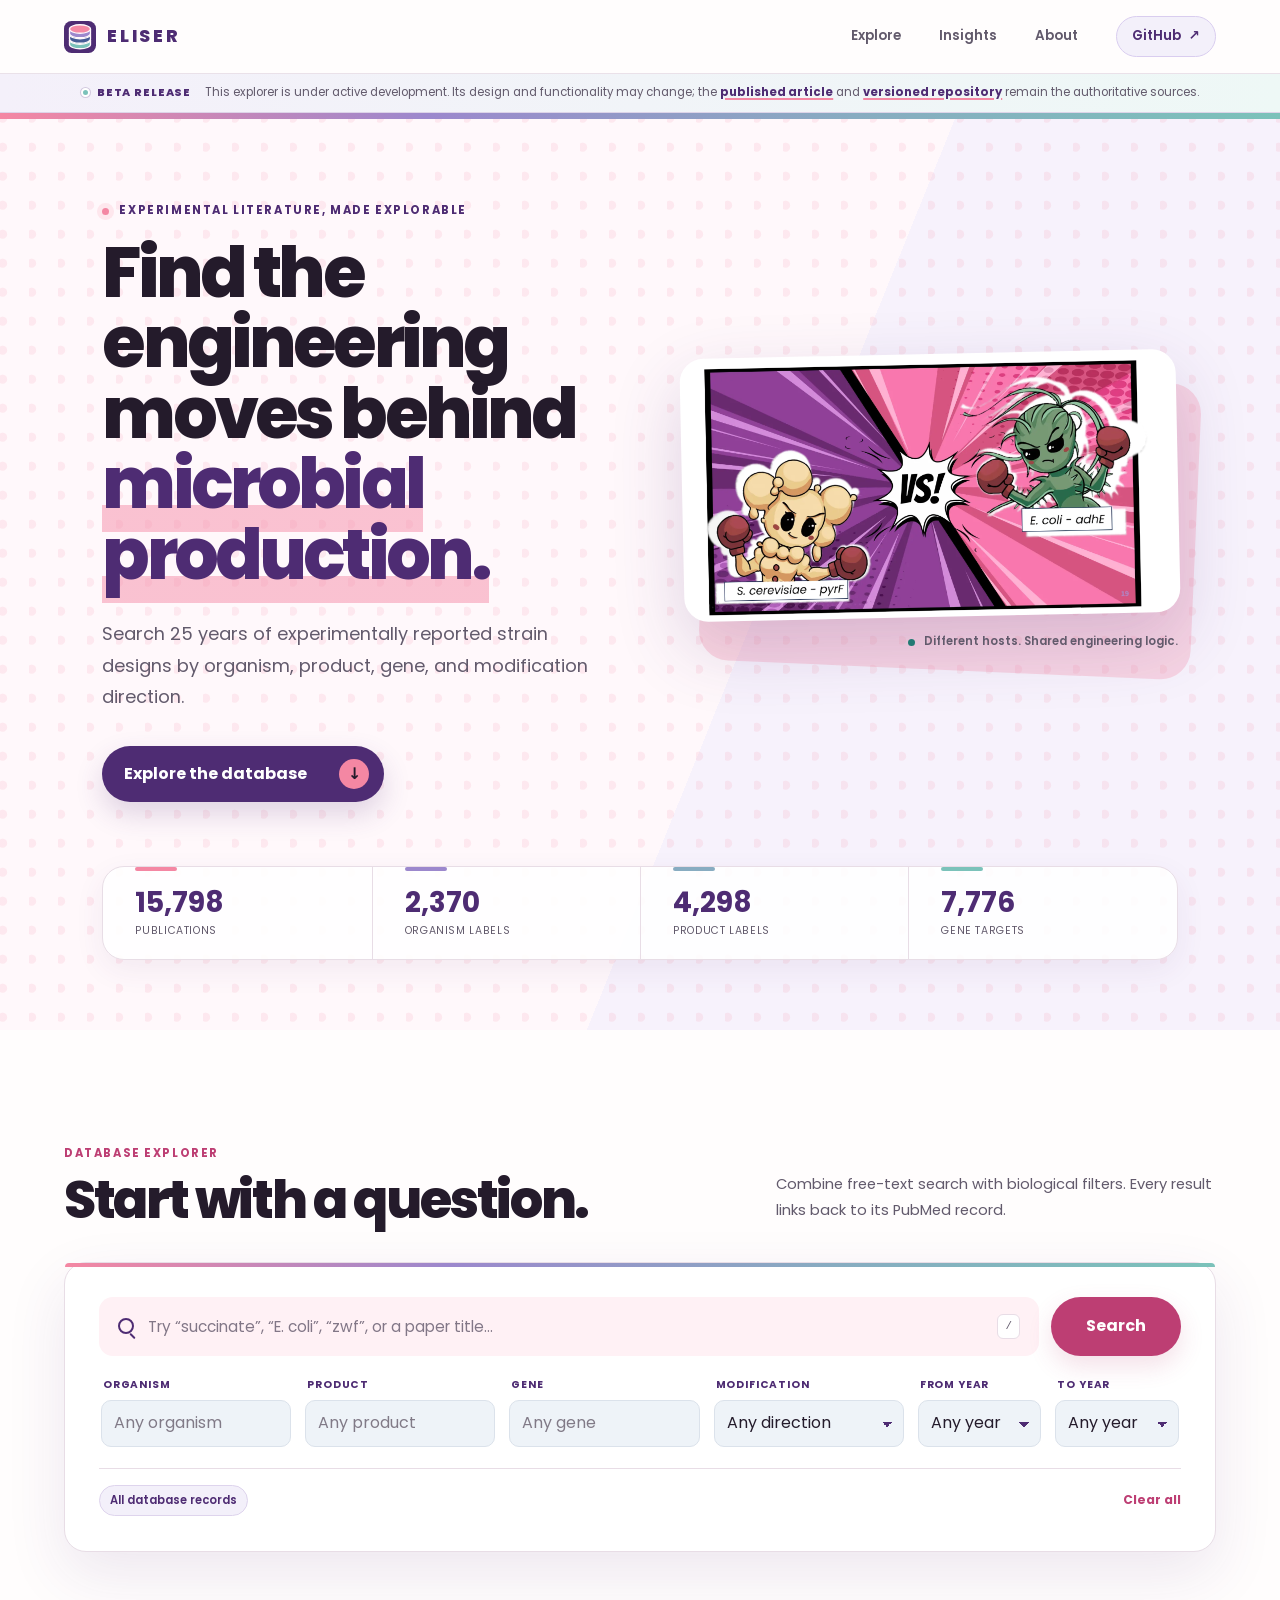
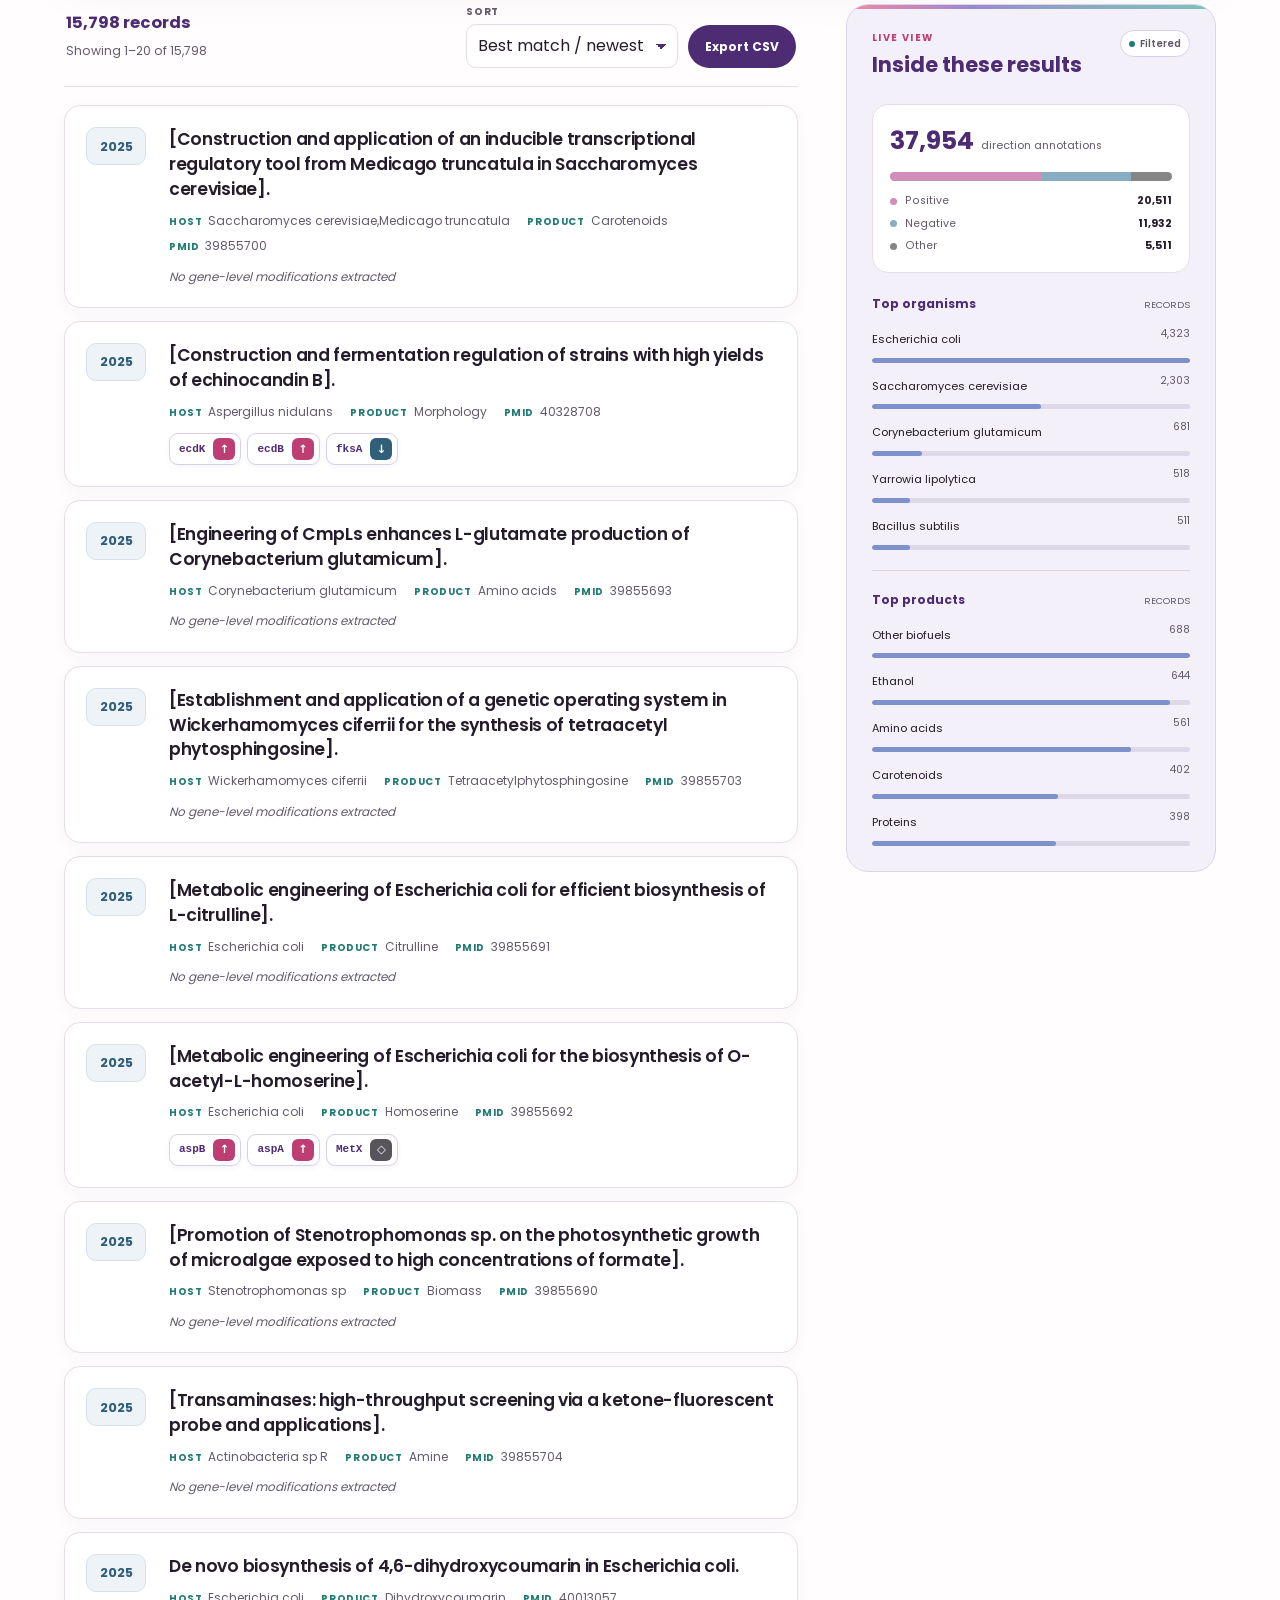
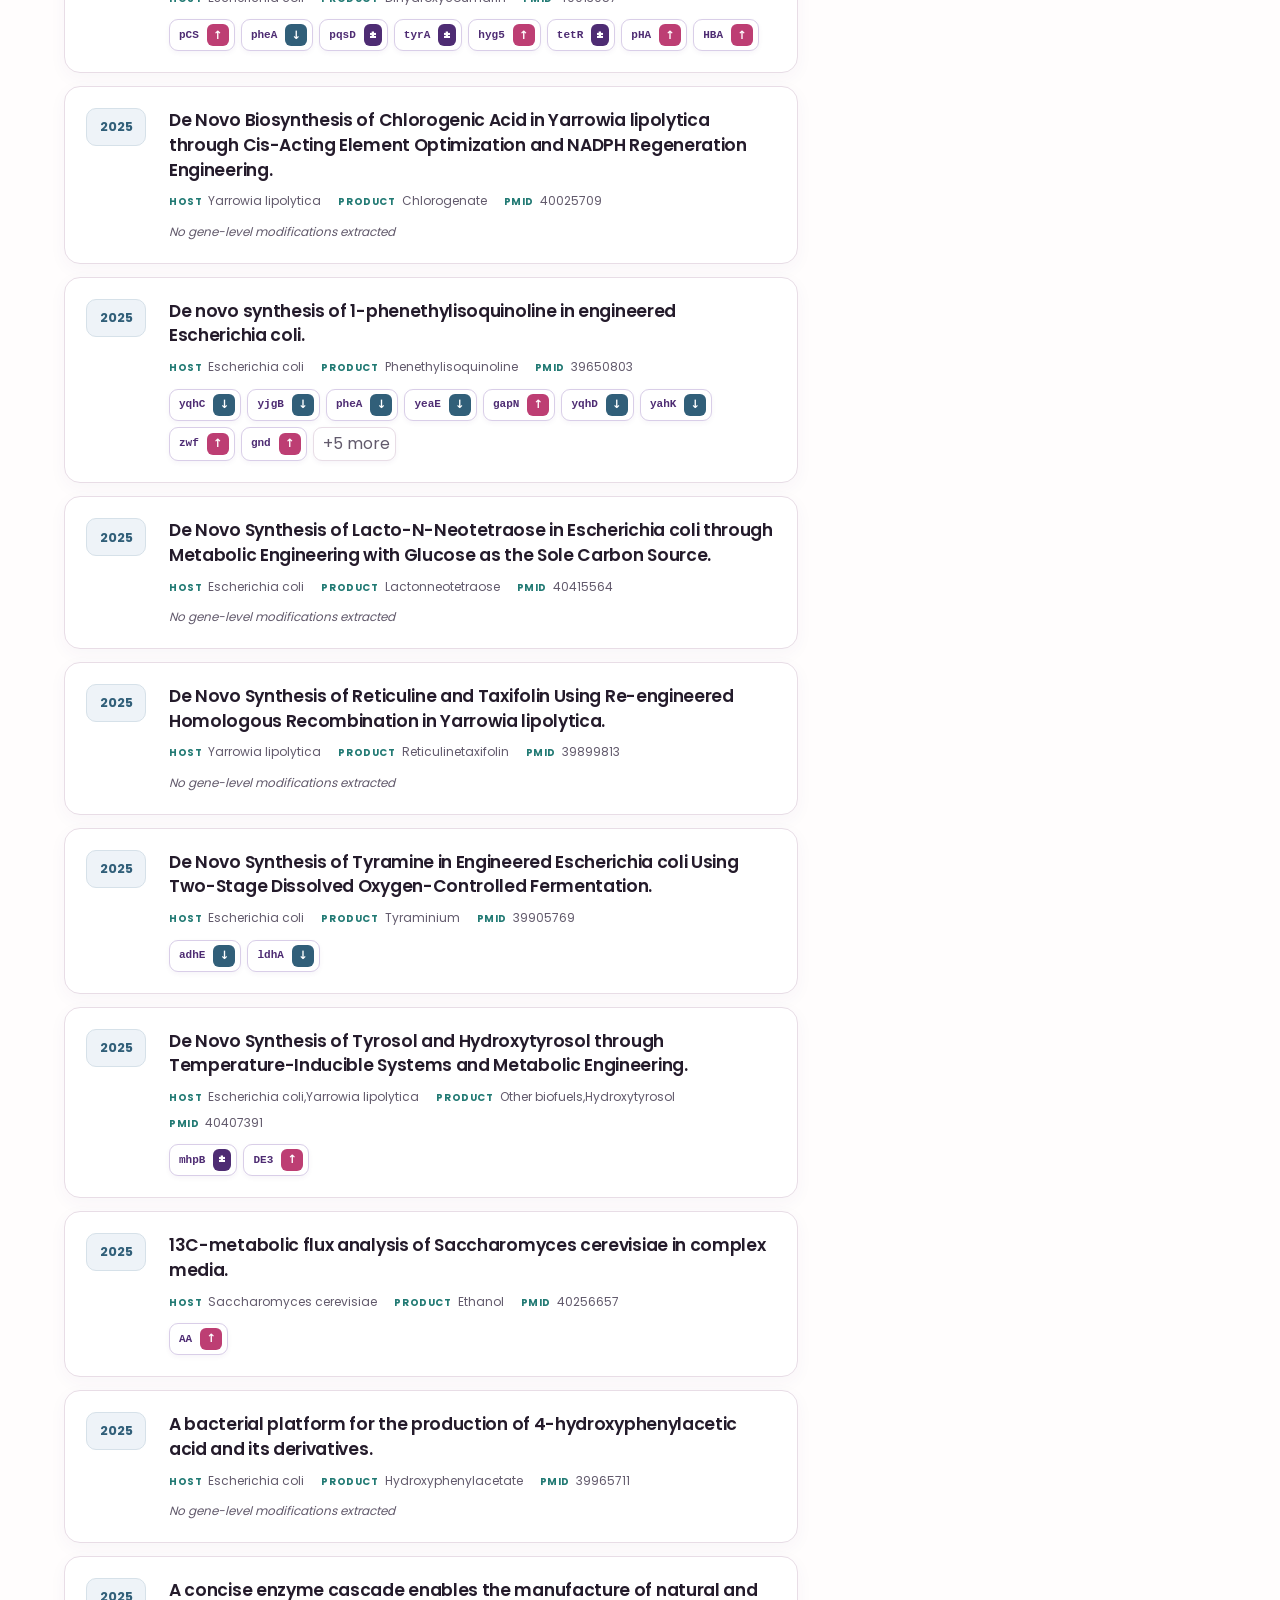
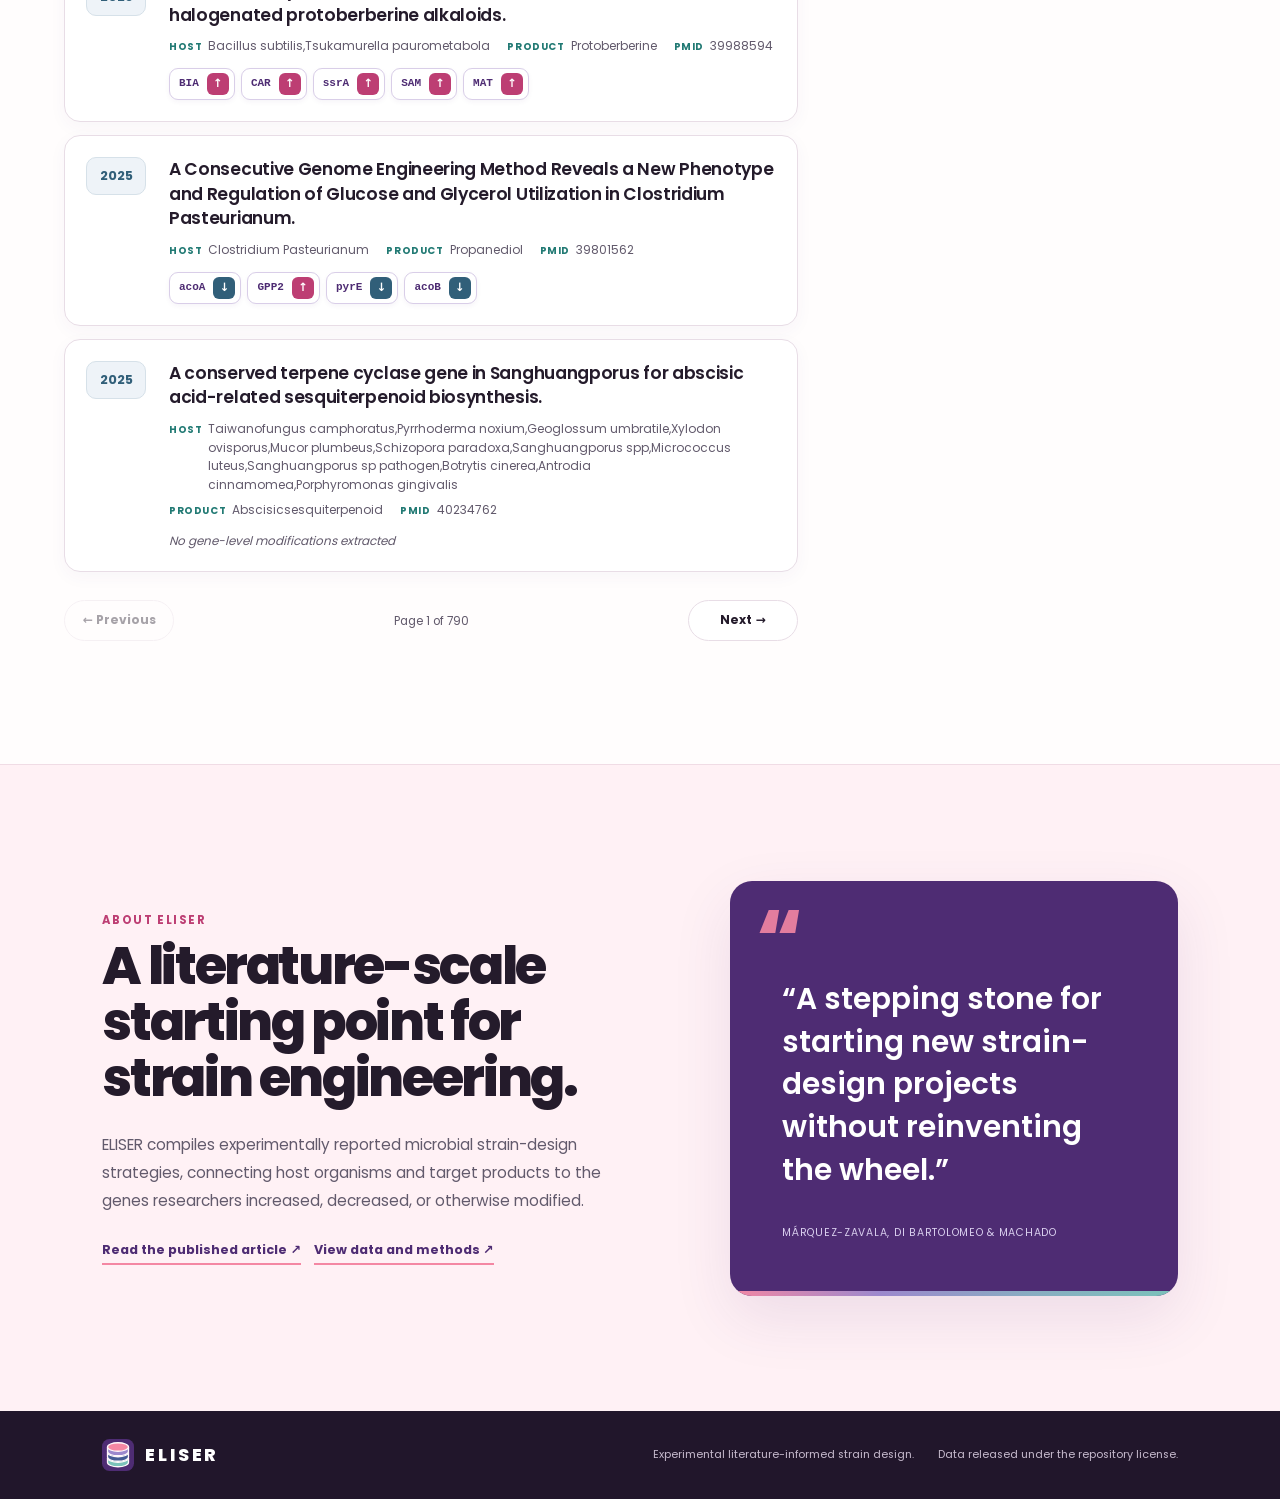
<file: docs/index.html>
<!doctype html>
<html lang="en">
  <head>
    <meta charset="utf-8" />
    <meta name="viewport" content="width=device-width, initial-scale=1" />
    <meta
      name="description"
      content="Explore ELISER, a database of more than 15,000 microbial strain-design publications, including hosts, products, genes, and modification directions."
    />
    <meta name="theme-color" content="#fff8fb" />
    <meta property="og:type" content="website" />
    <meta property="og:url" content="https://emarquezz.github.io/ELISER-StrainDesignDB/" />
    <meta property="og:title" content="ELISER Strain Design Explorer" />
    <meta
      property="og:description"
      content="15,798 microbial strain-design publications, made explorable."
    />
    <meta
      property="og:image"
      content="https://emarquezz.github.io/ELISER-StrainDesignDB/og.png"
    />
    <meta property="og:image:width" content="1200" />
    <meta property="og:image:height" content="630" />
    <meta
      property="og:image:alt"
      content="ELISER Strain Design Explorer with illustrated microbial hosts"
    />
    <meta name="twitter:card" content="summary_large_image" />
    <meta name="twitter:title" content="ELISER Strain Design Explorer" />
    <meta
      name="twitter:description"
      content="15,798 microbial strain-design publications, made explorable."
    />
    <meta
      name="twitter:image"
      content="https://emarquezz.github.io/ELISER-StrainDesignDB/og.png"
    />
    <title>ELISER · Strain Design Explorer</title>
    <link rel="icon" href="./favicon.svg" type="image/svg+xml" />
    <link rel="stylesheet" href="./styles.css" />
    <script defer src="./app.js"></script>
  </head>
  <body>
    <a class="skip-link" href="#results">Skip to results</a>

    <header class="site-header">
      <a class="brand" href="#top" aria-label="ELISER home">
        <img class="brand-mark" src="./favicon.svg" alt="" width="32" height="32" />
        <span>ELISER</span>
      </a>
      <nav aria-label="Main navigation">
        <a href="#explore">Explore</a>
        <a href="#insights">Insights</a>
        <a href="#about">About</a>
        <a
          class="nav-github"
          href="https://github.com/emarquezz/ELISER-StrainDesignDB"
          target="_blank"
          rel="noopener noreferrer"
        >
          GitHub
          <span aria-hidden="true">↗</span>
          <span class="sr-only"> (opens in a new tab)</span>
        </a>
      </nav>
    </header>

    <aside class="status-banner" aria-label="Development status">
      <span class="status-label"><i aria-hidden="true"></i> Beta release</span>
      <p>
        This explorer is under active development. Its design and functionality may change;
        the
        <a
          href="https://www.sciencedirect.com/science/article/pii/S1096717626000510"
          target="_blank"
          rel="noopener noreferrer"
        >published article<span class="sr-only"> (opens in a new tab)</span></a>
        and
        <a
          href="https://github.com/emarquezz/ELISER-StrainDesignDB"
          target="_blank"
          rel="noopener noreferrer"
        >versioned repository<span class="sr-only"> (opens in a new tab)</span></a>
        remain the authoritative sources.
      </p>
    </aside>

    <main id="top">
      <section class="hero" aria-labelledby="hero-title">
        <div class="hero-copy">
          <p class="eyebrow"><span></span> Experimental literature, made explorable</p>
          <h1 id="hero-title">
            Find the engineering moves behind <span>microbial production.</span>
          </h1>
          <p class="hero-lede">
            Search 25 years of experimentally reported strain designs by organism,
            product, gene, and modification direction.
          </p>
          <a class="primary-button" href="#explore">
            Explore the database
            <span aria-hidden="true">↓</span>
          </a>
        </div>

        <figure class="hero-art">
          <div class="art-frame">
            <img
              src="./assets/eliser-versus.webp"
              alt="Illustration of Saccharomyces cerevisiae and Escherichia coli as competing microbial cell factories"
              width="1800"
              height="934"
            />
          </div>
          <figcaption>
            <span aria-hidden="true"></span>
            Different hosts. Shared engineering logic.
          </figcaption>
        </figure>

        <div class="hero-stats" aria-label="Database summary">
          <div>
            <strong id="hero-record-count">15,798</strong>
            <span>publications</span>
          </div>
          <div>
            <strong id="hero-organism-count">2,370</strong>
            <span>organism labels</span>
          </div>
          <div>
            <strong id="hero-product-count">4,298</strong>
            <span>product labels</span>
          </div>
          <div>
            <strong id="hero-gene-count">7,776</strong>
            <span>gene targets</span>
          </div>
        </div>
      </section>

      <section class="explorer-section" id="explore" aria-labelledby="explore-title">
        <div class="section-heading">
          <div>
            <p class="section-kicker">Database explorer</p>
            <h2 id="explore-title">Start with a question.</h2>
          </div>
          <p>
            Combine free-text search with biological filters. Every result links
            back to its PubMed record.
          </p>
        </div>

        <form class="search-panel" id="search-form" role="search">
          <div class="search-row">
            <label class="search-field" for="search-input">
              <span class="search-icon" aria-hidden="true"></span>
              <span class="sr-only">Search the database</span>
              <input
                id="search-input"
                type="search"
                autocomplete="off"
                placeholder="Try “succinate”, “E. coli”, “zwf”, or a paper title…"
              />
              <kbd aria-hidden="true">/</kbd>
            </label>
            <button class="search-button" id="search-button" type="submit">Search</button>
          </div>

          <fieldset class="filters">
            <legend class="sr-only">Database filters</legend>
            <label>
              <span>Organism</span>
              <input id="organism-filter" type="text" placeholder="Any organism" list="organism-suggestions" />
              <datalist id="organism-suggestions"></datalist>
            </label>
            <label>
              <span>Product</span>
              <input id="product-filter" type="text" placeholder="Any product" list="product-suggestions" />
              <datalist id="product-suggestions"></datalist>
            </label>
            <label>
              <span>Gene</span>
              <input id="gene-filter" type="text" placeholder="Any gene" list="gene-suggestions" />
              <datalist id="gene-suggestions"></datalist>
            </label>
            <label>
              <span>Modification</span>
              <select id="direction-filter">
                <option value="">Any direction</option>
                <option value="Positive">Positive / increased</option>
                <option value="Negative">Negative / decreased</option>
                <option value="Other">Other modification</option>
              </select>
            </label>
            <label>
              <span>From year</span>
              <select id="year-from-filter" aria-label="From year"></select>
            </label>
            <label>
              <span>To year</span>
              <select id="year-to-filter" aria-label="To year"></select>
            </label>
          </fieldset>

          <div class="filter-actions">
            <div id="active-filters" class="active-filters"></div>
            <button id="clear-filters" class="text-button" type="button">Clear all</button>
          </div>
        </form>

        <div class="results-layout">
          <div class="results-main">
            <div class="results-toolbar">
              <div>
                <p id="result-count" role="status" aria-live="polite" tabindex="-1">Loading the database…</p>
                <span id="result-context">Preparing records for search</span>
              </div>
              <div class="toolbar-actions">
                <label class="sort-control">
                  <span>Sort</span>
                  <select id="sort-select">
                    <option value="relevance">Best match / newest</option>
                    <option value="year-desc">Newest first</option>
                    <option value="year-asc">Oldest first</option>
                    <option value="title">Title A–Z</option>
                  </select>
                </label>
                <button id="export-button" class="secondary-button" type="button" disabled>
                  Export CSV
                </button>
              </div>
            </div>

            <div id="loading-state" class="state-card">
              <span class="loader" aria-hidden="true"></span>
              <div>
                <strong>Opening ELISER</strong>
                <p>Loading the searchable dataset into your browser…</p>
              </div>
            </div>

            <div id="error-state" class="state-card error-state" hidden>
              <span aria-hidden="true">!</span>
              <div>
                <strong>The database could not be loaded</strong>
                <p>Serve this folder through GitHub Pages or a local web server and try again.</p>
              </div>
            </div>

            <div id="results" class="results-list" tabindex="-1"></div>

            <nav id="pagination" class="pagination" aria-label="Search result pages" hidden>
              <button id="previous-page" type="button">← Previous</button>
              <span id="page-status"></span>
              <button id="next-page" type="button">Next →</button>
            </nav>
          </div>

          <aside class="insights-panel" id="insights" aria-labelledby="insights-title">
            <div class="insights-heading">
              <div>
                <p class="section-kicker">Live view</p>
                <h3 id="insights-title">Inside these results</h3>
              </div>
              <span class="live-pill"><i></i> Filtered</span>
            </div>

            <div class="direction-summary" id="direction-summary">
              <div class="summary-number">
                <strong id="modification-count">—</strong>
                <span>direction annotations</span>
              </div>
              <div class="direction-bar" aria-label="Modification direction distribution">
                <span class="direction-positive" id="positive-bar"></span>
                <span class="direction-negative" id="negative-bar"></span>
                <span class="direction-other" id="other-bar"></span>
              </div>
              <div class="direction-legend">
                <span><i class="positive-dot"></i>Positive <b id="positive-count">—</b></span>
                <span><i class="negative-dot"></i>Negative <b id="negative-count">—</b></span>
                <span><i class="other-dot"></i>Other <b id="other-count">—</b></span>
              </div>
            </div>

            <div class="ranking-block">
              <div class="ranking-title">
                <h4>Top organisms</h4>
                <span>records</span>
              </div>
              <ol id="top-organisms" class="ranking-list"></ol>
            </div>

            <div class="ranking-block">
              <div class="ranking-title">
                <h4>Top products</h4>
                <span>records</span>
              </div>
              <ol id="top-products" class="ranking-list"></ol>
            </div>
          </aside>
        </div>
      </section>

      <section class="about-section" id="about" aria-labelledby="about-title">
        <div class="about-card">
          <p class="section-kicker">About ELISER</p>
          <h2 id="about-title">A literature-scale starting point for strain engineering.</h2>
          <p>
            ELISER compiles experimentally reported microbial strain-design strategies,
            connecting host organisms and target products to the genes researchers
            increased, decreased, or otherwise modified.
          </p>
          <div class="about-links">
            <a href="https://www.sciencedirect.com/science/article/pii/S1096717626000510" target="_blank" rel="noopener noreferrer">
              Read the published article <span aria-hidden="true">↗</span>
              <span class="sr-only"> (opens in a new tab)</span>
            </a>
            <a href="https://github.com/emarquezz/ELISER-StrainDesignDB" target="_blank" rel="noopener noreferrer">
              View data and methods <span aria-hidden="true">↗</span>
              <span class="sr-only"> (opens in a new tab)</span>
            </a>
          </div>
        </div>
        <blockquote>
          <p>“A stepping stone for starting new strain-design projects without reinventing the wheel.”</p>
          <cite>Márquez-Zavala, Di Bartolomeo &amp; Machado</cite>
        </blockquote>
      </section>
    </main>

    <footer>
      <a class="brand footer-brand" href="#top">
        <img class="brand-mark" src="./favicon.svg" alt="" width="32" height="32" />
        <span>ELISER</span>
      </a>
      <p>Experimental literature-informed strain design.</p>
      <p>Data released under the repository license.</p>
    </footer>
  </body>
</html>
</file>
<file: docs/styles.css>
@font-face {
  font-display: swap;
  font-family: "Poppins";
  font-style: normal;
  font-weight: 400;
  src: url("./assets/fonts/poppins-400.ttf") format("truetype");
}

@font-face {
  font-display: swap;
  font-family: "Poppins";
  font-style: normal;
  font-weight: 500;
  src: url("./assets/fonts/poppins-500.ttf") format("truetype");
}

@font-face {
  font-display: swap;
  font-family: "Poppins";
  font-style: normal;
  font-weight: 600;
  src: url("./assets/fonts/poppins-600.ttf") format("truetype");
}

@font-face {
  font-display: swap;
  font-family: "Poppins";
  font-style: normal;
  font-weight: 700;
  src: url("./assets/fonts/poppins-700.ttf") format("truetype");
}

@font-face {
  font-display: swap;
  font-family: "Poppins";
  font-style: normal;
  font-weight: 800;
  src: url("./assets/fonts/poppins-800.ttf") format("truetype");
}

:root {
  --ink: #241b2b;
  --ink-soft: #625a6c;
  --brand: #4e2c73;
  --brand-soft: #715da8;
  --pink: #f487a3;
  --pink-dark: #bd3e73;
  --pink-wash: #fff1f5;
  --blue: #455c95;
  --blue-dark: #315f79;
  --blue-wash: #eef3f8;
  --teal: #227a74;
  --mint: #7bc2ba;
  --lavender: #9c88cd;
  --lavender-wash: #f3f0fa;
  --gold: #eaca8d;
  --paper: #fffdfd;
  --surface: #ffffff;
  --line: #e8dde6;
  --positive: #9b356e;
  --positive-bg: #fbeaf2;
  --negative: #315f79;
  --negative-bg: #eaf3f7;
  --other: #57545b;
  --other-bg: #f0eef1;
  --shadow: 0 22px 60px rgba(78, 44, 115, 0.1);
  --shadow-soft: 0 10px 30px rgba(78, 44, 115, 0.07);
  --radius-lg: 22px;
  --radius-md: 16px;
  --radius-sm: 11px;
}

* {
  box-sizing: border-box;
}

html {
  scroll-behavior: smooth;
  scroll-padding-top: 94px;
}

body {
  background: var(--paper);
  color: var(--ink);
  font-family: "Poppins", "Avenir Next", ui-rounded, system-ui, sans-serif;
  line-height: 1.55;
  margin: 0;
  -webkit-font-smoothing: antialiased;
}

button,
input,
select {
  color: inherit;
  font: inherit;
}

button,
a,
select {
  -webkit-tap-highlight-color: transparent;
}

a {
  color: inherit;
}

button {
  cursor: pointer;
}

[hidden] {
  display: none !important;
}

:where(a, button, input, select):focus-visible {
  outline: 3px solid var(--blue);
  outline-offset: 3px;
}

.sr-only {
  clip: rect(0 0 0 0);
  clip-path: inset(50%);
  height: 1px;
  overflow: hidden;
  position: absolute;
  white-space: nowrap;
  width: 1px;
}

.skip-link {
  background: var(--pink);
  border-radius: 0 0 10px 10px;
  color: var(--ink);
  font-size: 0.82rem;
  font-weight: 700;
  left: 18px;
  padding: 10px 16px;
  position: fixed;
  top: -64px;
  z-index: 100;
}

.skip-link:focus {
  top: 0;
}

.site-header {
  align-items: center;
  backdrop-filter: blur(18px);
  background: rgba(255, 253, 253, 0.92);
  border-bottom: 1px solid rgba(232, 221, 230, 0.88);
  display: flex;
  height: 74px;
  justify-content: space-between;
  padding: 0 clamp(22px, 5vw, 76px);
  position: sticky;
  top: 0;
  z-index: 20;
}

.brand {
  align-items: center;
  color: var(--brand);
  display: inline-flex;
  font-size: 1.1rem;
  font-weight: 800;
  gap: 11px;
  letter-spacing: 0.16em;
  text-decoration: none;
}

.brand-mark {
  display: block;
  flex: 0 0 auto;
  height: 32px;
  width: 32px;
}

.status-banner {
  align-items: center;
  background: linear-gradient(90deg, #f4f0fa, #eef8f6);
  border-bottom: 1px solid #ddd4e8;
  color: var(--ink-soft);
  display: flex;
  gap: 14px;
  justify-content: center;
  padding: 10px clamp(22px, 5vw, 76px);
}

.status-label {
  align-items: center;
  color: var(--brand);
  display: inline-flex;
  flex: 0 0 auto;
  font-size: 0.68rem;
  font-weight: 800;
  gap: 7px;
  letter-spacing: 0.08em;
  text-transform: uppercase;
}

.status-label i {
  background: var(--mint);
  border: 2px solid white;
  border-radius: 50%;
  box-shadow: 0 0 0 1px rgba(78, 44, 115, 0.2);
  height: 9px;
  width: 9px;
}

.status-banner p {
  font-size: 0.72rem;
  margin: 0;
}

.status-banner a {
  color: var(--brand);
  font-weight: 700;
  text-decoration-color: var(--pink);
  text-decoration-thickness: 2px;
  text-underline-offset: 2px;
}

.status-banner a:hover,
.status-banner a:focus-visible {
  color: var(--pink-dark);
}

.site-header nav {
  align-items: center;
  display: flex;
  gap: clamp(18px, 3vw, 38px);
}

.site-header nav a {
  color: var(--ink-soft);
  font-size: 0.84rem;
  font-weight: 600;
  position: relative;
  text-decoration: none;
}

.site-header nav a:not(.nav-github)::after {
  background: var(--pink-dark);
  border-radius: 99px;
  bottom: -7px;
  content: "";
  height: 3px;
  left: 0;
  position: absolute;
  transform: scaleX(0);
  transform-origin: left;
  transition: transform 150ms ease;
  width: 100%;
}

.site-header nav a:not(.nav-github):hover::after,
.site-header nav a:not(.nav-github):focus-visible::after {
  transform: scaleX(1);
}

.site-header nav .nav-github {
  align-items: center;
  background: var(--lavender-wash);
  border: 1px solid #d9cdef;
  border-radius: 99px;
  color: var(--brand);
  display: inline-flex;
  gap: 8px;
  padding: 9px 15px;
}

.site-header nav .nav-github:hover {
  background: #ebe4f7;
}

.hero {
  background:
    radial-gradient(circle at 9% 18%, rgba(244, 135, 163, 0.14) 0 4px, transparent 5px) 0 0 / 29px 29px,
    linear-gradient(112deg, #fff8fb 0 58%, #f7f2fc 58% 100%);
  display: grid;
  gap: clamp(34px, 5vw, 78px);
  grid-template-columns: minmax(0, 1.02fr) minmax(390px, 0.98fr);
  overflow: hidden;
  padding: clamp(64px, 7vw, 96px) clamp(24px, 8vw, 120px) clamp(42px, 6vw, 70px);
  position: relative;
}

.hero::before {
  background: linear-gradient(90deg, var(--pink), var(--lavender), #88acc1, var(--mint));
  content: "";
  height: 6px;
  inset: 0 0 auto;
  position: absolute;
}

.hero-copy {
  align-self: center;
  max-width: 760px;
  position: relative;
  z-index: 2;
}

.eyebrow,
.section-kicker {
  font-size: 0.71rem;
  font-weight: 700;
  letter-spacing: 0.14em;
  margin: 0 0 18px;
  text-transform: uppercase;
}

.eyebrow {
  align-items: center;
  color: var(--brand);
  display: flex;
  gap: 10px;
}

.eyebrow > span {
  background: var(--pink);
  border-radius: 99px;
  box-shadow: 0 0 0 5px rgba(244, 135, 163, 0.15);
  height: 7px;
  width: 7px;
}

.hero h1 {
  color: var(--ink);
  font-size: clamp(3rem, 5.45vw, 5.35rem);
  font-weight: 800;
  letter-spacing: -0.055em;
  line-height: 1.01;
  margin: 0;
}

.hero h1 > span {
  background: linear-gradient(transparent 72%, rgba(244, 135, 163, 0.48) 72%);
  color: var(--brand);
}

.hero-lede {
  color: var(--ink-soft);
  font-size: clamp(0.98rem, 1.4vw, 1.13rem);
  line-height: 1.75;
  margin: 28px 0 34px;
  max-width: 630px;
}

.primary-button,
.secondary-button,
.search-button {
  align-items: center;
  border: 0;
  border-radius: 99px;
  display: inline-flex;
  font-weight: 700;
  justify-content: center;
  text-decoration: none;
  transition: transform 150ms ease, box-shadow 150ms ease, background 150ms ease;
}

.primary-button {
  background: var(--brand);
  box-shadow: 0 12px 28px rgba(78, 44, 115, 0.18);
  color: white;
  gap: 32px;
  padding: 13px 15px 13px 22px;
}

.primary-button > span {
  align-items: center;
  background: var(--pink);
  border-radius: 50%;
  color: var(--ink);
  display: inline-flex;
  height: 30px;
  justify-content: center;
  width: 30px;
}

.primary-button:hover,
.primary-button:focus-visible {
  box-shadow: 0 16px 34px rgba(78, 44, 115, 0.24);
  transform: translateY(-2px);
}

.hero-art {
  align-self: center;
  justify-self: center;
  margin: 0;
  max-width: 680px;
  position: relative;
  width: 100%;
  z-index: 2;
}

.hero-art::before {
  background: var(--pink);
  border-radius: 30px;
  content: "";
  inset: 20px -18px -18px 22px;
  opacity: 0.28;
  position: absolute;
  transform: rotate(2.5deg);
}

.art-frame {
  background: white;
  border: 6px solid white;
  border-radius: 24px;
  box-shadow: 0 26px 70px rgba(78, 44, 115, 0.19);
  overflow: hidden;
  position: relative;
  transform: rotate(-1.2deg);
}

.art-frame img {
  display: block;
  height: auto;
  width: 100%;
}

.hero-art figcaption {
  align-items: center;
  color: var(--ink-soft);
  display: flex;
  font-size: 0.72rem;
  font-weight: 600;
  gap: 9px;
  justify-content: flex-end;
  margin-top: 17px;
  position: relative;
}

.hero-art figcaption > span {
  background: var(--teal);
  border-radius: 50%;
  height: 7px;
  width: 7px;
}

.hero-stats {
  background: rgba(255, 255, 255, 0.9);
  border: 1px solid var(--line);
  border-radius: var(--radius-lg);
  box-shadow: var(--shadow-soft);
  display: grid;
  gap: 0;
  grid-column: 1 / -1;
  grid-template-columns: repeat(4, 1fr);
  overflow: hidden;
}

.hero-stats > div {
  display: flex;
  flex-direction: column;
  min-width: 0;
  padding: 19px clamp(17px, 2.5vw, 34px) 20px;
  position: relative;
}

.hero-stats > div + div {
  border-left: 1px solid var(--line);
}

.hero-stats > div::before {
  background: var(--pink);
  border-radius: 99px;
  content: "";
  height: 4px;
  left: clamp(17px, 2.5vw, 34px);
  position: absolute;
  top: 0;
  width: 42px;
}

.hero-stats > div:nth-child(2)::before { background: var(--lavender); }
.hero-stats > div:nth-child(3)::before { background: #88acc1; }
.hero-stats > div:nth-child(4)::before { background: var(--mint); }

.hero-stats strong {
  color: var(--brand);
  font-size: clamp(1.4rem, 2.2vw, 2rem);
  font-weight: 700;
  line-height: 1.15;
}

.hero-stats span {
  color: var(--ink-soft);
  font-size: 0.66rem;
  letter-spacing: 0.06em;
  margin-top: 4px;
  text-transform: uppercase;
}

.explorer-section {
  background: var(--paper);
  padding: clamp(72px, 9vw, 120px) clamp(18px, 5vw, 76px);
}

.section-heading {
  align-items: end;
  display: flex;
  gap: 60px;
  justify-content: space-between;
  margin: 0 auto 34px;
  max-width: 1400px;
}

.section-kicker {
  color: var(--pink-dark);
  margin-bottom: 9px;
}

.section-heading h2,
.about-card h2 {
  color: var(--ink);
  font-size: clamp(2.2rem, 4.1vw, 4rem);
  font-weight: 800;
  letter-spacing: -0.045em;
  line-height: 1.06;
  margin: 0;
}

.section-heading > p {
  color: var(--ink-soft);
  font-size: 0.92rem;
  line-height: 1.75;
  margin: 0 0 4px;
  max-width: 440px;
}

.search-panel {
  background: white;
  border: 1px solid var(--line);
  border-radius: var(--radius-lg);
  box-shadow: var(--shadow);
  color: var(--ink);
  margin: 0 auto 52px;
  max-width: 1400px;
  padding: clamp(20px, 3vw, 34px);
  position: relative;
}

.search-panel::before {
  background: linear-gradient(90deg, var(--pink), var(--lavender), #88acc1, var(--mint));
  border-radius: var(--radius-lg) var(--radius-lg) 0 0;
  content: "";
  height: 4px;
  inset: 0 0 auto;
  position: absolute;
}

.search-row {
  display: grid;
  gap: 12px;
  grid-template-columns: 1fr auto;
}

.search-field {
  align-items: center;
  background: var(--pink-wash);
  border: 2px solid transparent;
  border-radius: 14px;
  display: flex;
  gap: 14px;
  min-width: 0;
  padding: 0 17px;
}

.search-field:focus-within {
  border-color: var(--pink-dark);
  box-shadow: 0 0 0 4px rgba(189, 62, 115, 0.1);
}

.search-icon {
  border: 2px solid var(--brand);
  border-radius: 50%;
  flex: 0 0 auto;
  height: 16px;
  position: relative;
  width: 16px;
}

.search-icon::after {
  background: var(--brand);
  border-radius: 4px;
  bottom: -5px;
  content: "";
  height: 2px;
  position: absolute;
  right: -4px;
  transform: rotate(45deg);
  width: 7px;
}

.search-field input {
  background: transparent;
  border: 0;
  font-size: 0.96rem;
  min-width: 0;
  outline: 0;
  padding: 16px 0;
  width: 100%;
}

.search-field input::placeholder {
  color: #827787;
}

.search-field kbd {
  background: white;
  border: 1px solid var(--line);
  border-radius: 6px;
  color: var(--ink-soft);
  font-size: 0.68rem;
  padding: 3px 7px;
}

.search-button {
  background: var(--pink-dark);
  box-shadow: 0 10px 24px rgba(189, 62, 115, 0.16);
  color: white;
  min-width: 130px;
  padding: 0 25px;
}

.search-button:hover,
.search-button:focus-visible {
  background: #a83265;
  transform: translateY(-1px);
}

.filters {
  border: 0;
  display: grid;
  gap: 14px;
  grid-template-columns: repeat(4, minmax(0, 1fr)) repeat(2, minmax(110px, 0.65fr));
  margin-top: 21px;
  min-inline-size: 0;
  padding: 0;
}

.filters label {
  min-width: 0;
}

.filters label > span {
  color: var(--brand);
  display: block;
  font-size: 0.65rem;
  font-weight: 700;
  letter-spacing: 0.08em;
  margin: 0 0 7px 2px;
  text-transform: uppercase;
}

.filters input,
.filters select,
.sort-control select {
  appearance: none;
  background-color: var(--blue-wash);
  background-image:
    linear-gradient(45deg, transparent 50%, var(--brand) 50%),
    linear-gradient(135deg, var(--brand) 50%, transparent 50%);
  background-position: calc(100% - 16px) 52%, calc(100% - 11px) 52%;
  background-repeat: no-repeat;
  background-size: 5px 5px, 5px 5px;
  border: 1px solid #dbe2eb;
  border-radius: 10px;
  color: var(--ink);
  min-height: 44px;
  outline: 0;
  padding: 10px 32px 10px 12px;
  width: 100%;
}

.filters input {
  background-image: none;
  padding-right: 12px;
}

.filters input::placeholder {
  color: #817a87;
}

.filters input:focus,
.filters select:focus {
  border-color: var(--blue);
  box-shadow: 0 0 0 3px rgba(69, 92, 149, 0.11);
}

.filters select option {
  background: white;
  color: var(--ink);
}

.filter-actions {
  align-items: center;
  border-top: 1px solid var(--line);
  display: flex;
  gap: 16px;
  justify-content: space-between;
  margin-top: 21px;
  min-height: 36px;
  padding-top: 15px;
}

.active-filters {
  display: flex;
  flex-wrap: wrap;
  gap: 7px;
}

.filter-chip {
  align-items: center;
  background: var(--lavender-wash);
  border: 1px solid #ded4ed;
  border-radius: 99px;
  color: var(--brand);
  display: inline-flex;
  font-size: 0.71rem;
  font-weight: 600;
  gap: 8px;
  padding: 6px 10px;
}

.filter-chip button {
  align-items: center;
  background: transparent;
  border: 0;
  color: inherit;
  display: inline-flex;
  height: 24px;
  justify-content: center;
  line-height: 1;
  margin: -4px -6px -4px 0;
  padding: 0;
  width: 24px;
}

.text-button {
  background: transparent;
  border: 0;
  color: var(--pink-dark);
  font-size: 0.76rem;
  font-weight: 700;
  padding: 7px 0;
  white-space: nowrap;
}

.text-button:hover,
.text-button:focus-visible {
  text-decoration: underline;
  text-underline-offset: 3px;
}

.results-layout {
  align-items: start;
  display: grid;
  gap: clamp(24px, 4vw, 48px);
  grid-template-columns: minmax(0, 1fr) minmax(295px, 370px);
  margin: 0 auto;
  max-width: 1400px;
}

.results-main {
  min-width: 0;
}

.results-toolbar {
  align-items: center;
  border-bottom: 1px solid var(--line);
  display: flex;
  justify-content: space-between;
  margin-bottom: 18px;
  padding: 0 2px 18px;
}

.results-toolbar p {
  color: var(--brand);
  font-size: 1.03rem;
  font-weight: 700;
  margin: 0 0 2px;
}

.results-toolbar > div > span {
  color: var(--ink-soft);
  font-size: 0.76rem;
}

.toolbar-actions {
  align-items: end;
  display: flex;
  gap: 10px;
}

.sort-control {
  display: flex;
  flex-direction: column;
  gap: 4px;
}

.sort-control > span {
  color: var(--ink-soft);
  font-size: 0.63rem;
  font-weight: 700;
  letter-spacing: 0.08em;
  text-transform: uppercase;
}

.sort-control select {
  background-color: white;
  border-color: var(--line);
  color: var(--ink);
  min-width: 158px;
  padding: 9px 33px 9px 11px;
}

.secondary-button {
  background: var(--brand);
  color: white;
  font-size: 0.76rem;
  min-height: 43px;
  padding: 9px 17px;
}

.secondary-button:hover,
.secondary-button:focus-visible {
  background: #3e205f;
}

.secondary-button:disabled {
  cursor: not-allowed;
  opacity: 0.43;
}

.state-card {
  align-items: center;
  background: var(--blue-wash);
  border: 1px solid #dbe4ec;
  border-radius: var(--radius-md);
  display: flex;
  gap: 16px;
  margin: 18px 0;
  padding: 22px;
}

.state-card strong {
  display: block;
  margin-bottom: 2px;
}

.state-card p {
  color: var(--ink-soft);
  font-size: 0.82rem;
  margin: 0;
}

.loader {
  animation: spin 900ms linear infinite;
  border: 3px solid #d7ddec;
  border-radius: 50%;
  border-top-color: var(--pink-dark);
  flex: 0 0 auto;
  height: 27px;
  width: 27px;
}

@keyframes spin {
  to { transform: rotate(360deg); }
}

.error-state {
  background: var(--positive-bg);
  border-color: #efd2e1;
}

.error-state > span {
  align-items: center;
  background: var(--positive);
  border-radius: 50%;
  color: white;
  display: flex;
  font-weight: 800;
  height: 28px;
  justify-content: center;
  width: 28px;
}

.results-list {
  display: grid;
  gap: 13px;
}

.results-list:focus-visible,
#result-count:focus-visible {
  outline: 3px solid var(--blue);
  outline-offset: 5px;
}

.result-card {
  background: white;
  border: 1px solid var(--line);
  border-radius: var(--radius-md);
  box-shadow: 0 5px 18px rgba(78, 44, 115, 0.04);
  display: grid;
  gap: 17px;
  grid-template-columns: 66px minmax(0, 1fr);
  padding: 21px;
  transition: border-color 150ms ease, box-shadow 150ms ease, transform 150ms ease;
}

.result-card:hover {
  border-color: #d9c9df;
  box-shadow: var(--shadow-soft);
  transform: translateY(-1px);
}

.result-year {
  align-items: center;
  background: var(--blue-wash);
  border: 1px solid #d6e1e9;
  border-radius: 10px;
  color: var(--blue-dark);
  display: flex;
  font-size: 0.8rem;
  font-weight: 700;
  height: 38px;
  justify-content: center;
  width: 60px;
}

.result-card h3 {
  font-size: clamp(1rem, 1.35vw, 1.2rem);
  font-weight: 600;
  letter-spacing: -0.018em;
  line-height: 1.43;
  margin: 0 0 10px;
}

.result-card h3 a {
  text-decoration-color: transparent;
  text-decoration-thickness: 2px;
  text-underline-offset: 4px;
  transition: color 140ms ease, text-decoration-color 140ms ease;
}

.result-card h3 a:hover,
.result-card h3 a:focus-visible {
  color: var(--pink-dark);
  text-decoration-color: var(--pink);
}

.record-meta {
  align-items: flex-start;
  color: var(--ink-soft);
  display: flex;
  flex-wrap: wrap;
  font-size: 0.75rem;
  gap: 7px 17px;
  margin-bottom: 12px;
}

.record-meta > span {
  align-items: flex-start;
  display: inline-flex;
  gap: 6px;
}

.record-meta b {
  color: var(--teal);
  font-size: 0.62rem;
  letter-spacing: 0.06em;
  padding-top: 2px;
  text-transform: uppercase;
}

.gene-list {
  display: flex;
  flex-wrap: wrap;
  gap: 6px;
}

.additional-genes {
  display: contents;
}

.gene-tag {
  align-items: center;
  background: var(--surface);
  border: 1px solid #d9cee8;
  border-radius: 9px;
  box-shadow: 0 2px 5px rgba(78, 44, 115, 0.05);
  color: var(--brand);
  display: inline-flex;
  font-family: ui-monospace, SFMono-Regular, Menlo, monospace;
  font-size: 0.69rem;
  font-weight: 700;
  gap: 8px;
  padding: 4px 5px 4px 9px;
}

.gene-tag i {
  align-items: center;
  border-radius: 6px;
  color: white;
  display: inline-flex;
  font-family: "Poppins", system-ui, sans-serif;
  font-size: 0.72rem;
  font-weight: 800;
  font-style: normal;
  height: 22px;
  justify-content: center;
  line-height: 1;
  width: 22px;
}

.gene-tag.positive i { background: var(--pink-dark); }
.gene-tag.negative i { background: var(--blue-dark); }
.gene-tag.other i { background: var(--other); }
.gene-tag.mixed i { background: var(--brand); padding: 0 5px; width: auto; }

.more-genes {
  background: white;
  border-color: var(--line);
  color: var(--ink-soft);
  cursor: pointer;
  font: inherit;
}

.more-genes:hover,
.more-genes:focus-visible {
  border-color: var(--brand-soft);
  color: var(--brand);
}

.gene-empty {
  color: var(--ink-soft);
  font-size: 0.75rem;
  font-style: italic;
}

mark {
  background: #f8dfb4;
  border-radius: 3px;
  color: inherit;
  padding: 0 2px;
}

.empty-results {
  background: var(--pink-wash);
  border: 1px dashed #dfbfd0;
  border-radius: var(--radius-md);
  margin-top: 24px;
  padding: 44px 30px;
  text-align: center;
}

.empty-results strong {
  color: var(--brand);
  display: block;
  font-size: 1.35rem;
  font-weight: 700;
  margin-bottom: 7px;
}

.empty-results p {
  color: var(--ink-soft);
  margin: 0 auto 18px;
  max-width: 470px;
}

.empty-results button {
  background: transparent;
  border: 0;
  color: var(--pink-dark);
  font-weight: 700;
  text-decoration: underline;
  text-underline-offset: 3px;
}

.pagination {
  align-items: center;
  display: flex;
  justify-content: space-between;
  padding: 28px 0 8px;
}

.pagination button {
  background: white;
  border: 1px solid var(--line);
  border-radius: 99px;
  font-size: 0.76rem;
  font-weight: 700;
  min-width: 110px;
  padding: 10px 14px;
}

.pagination button:hover:not(:disabled),
.pagination button:focus-visible:not(:disabled) {
  background: var(--lavender-wash);
  border-color: #d4c5e8;
}

.pagination button:disabled {
  cursor: not-allowed;
  opacity: 0.4;
}

.pagination span {
  color: var(--ink-soft);
  font-size: 0.74rem;
}

.insights-panel {
  background: var(--lavender-wash);
  border: 1px solid #ddd4ec;
  border-radius: var(--radius-lg);
  overflow: hidden;
  padding: 25px;
  position: sticky;
  top: 98px;
}

.insights-panel::before {
  background: linear-gradient(90deg, var(--pink), var(--lavender), #88acc1, var(--mint));
  content: "";
  height: 4px;
  inset: 0 0 auto;
  position: absolute;
}

.insights-heading {
  align-items: start;
  display: flex;
  justify-content: space-between;
}

.insights-heading .section-kicker {
  font-size: 0.61rem;
  margin-bottom: 4px;
}

.insights-heading h3 {
  color: var(--brand);
  font-size: 1.31rem;
  font-weight: 700;
  margin: 0;
}

.live-pill {
  align-items: center;
  background: white;
  border: 1px solid #d9cfea;
  border-radius: 99px;
  color: var(--ink-soft);
  display: inline-flex;
  font-size: 0.61rem;
  font-weight: 600;
  gap: 5px;
  padding: 5px 8px;
}

.live-pill i {
  background: var(--teal);
  border-radius: 50%;
  height: 6px;
  width: 6px;
}

.direction-summary {
  background: white;
  border: 1px solid var(--line);
  border-radius: var(--radius-md);
  margin: 22px 0;
  padding: 17px;
}

.summary-number {
  align-items: baseline;
  display: flex;
  gap: 7px;
}

.summary-number strong {
  color: var(--brand);
  font-size: 1.55rem;
  font-weight: 700;
}

.summary-number span {
  color: var(--ink-soft);
  font-size: 0.68rem;
}

.direction-bar {
  background: var(--line);
  border-radius: 99px;
  display: flex;
  height: 9px;
  margin: 12px 0;
  overflow: hidden;
  width: 100%;
}

.direction-bar span {
  display: block;
  min-width: 0;
  transition: width 220ms ease;
}

.direction-positive { background: #d18eba; }
.direction-negative { background: #88acc1; }
.direction-other { background: #858585; }

.direction-legend {
  display: grid;
  gap: 6px;
}

.direction-legend > span {
  align-items: center;
  color: var(--ink-soft);
  display: grid;
  font-size: 0.67rem;
  gap: 7px;
  grid-template-columns: 8px 1fr auto;
}

.direction-legend i {
  border-radius: 50%;
  height: 7px;
  width: 7px;
}

.positive-dot { background: #d18eba; }
.negative-dot { background: #88acc1; }
.other-dot { background: #858585; }

.direction-legend b {
  color: var(--ink);
  font-weight: 700;
}

.ranking-block + .ranking-block {
  border-top: 1px solid #dcd1e9;
  margin-top: 20px;
  padding-top: 20px;
}

.ranking-title {
  align-items: baseline;
  display: flex;
  justify-content: space-between;
  margin-bottom: 12px;
}

.ranking-title h4 {
  color: var(--brand);
  font-size: 0.76rem;
  margin: 0;
}

.ranking-title span {
  color: var(--ink-soft);
  font-size: 0.59rem;
  text-transform: uppercase;
}

.ranking-list {
  display: grid;
  gap: 10px;
  list-style: none;
  margin: 0;
  padding: 0;
}

.ranking-list li {
  display: grid;
  gap: 7px;
  grid-template-columns: minmax(0, 1fr) auto;
}

.rank-label {
  overflow: hidden;
  text-overflow: ellipsis;
  white-space: nowrap;
}

.rank-label button {
  background: transparent;
  border: 0;
  font-size: 0.69rem;
  max-width: 100%;
  overflow: hidden;
  padding: 0;
  text-align: left;
  text-overflow: ellipsis;
  white-space: nowrap;
}

.rank-label button:hover,
.rank-label button:focus-visible {
  color: var(--pink-dark);
  text-decoration: underline;
  text-underline-offset: 2px;
}

.rank-value {
  color: var(--ink-soft);
  font-size: 0.65rem;
  font-variant-numeric: tabular-nums;
}

.rank-bar {
  background: #ded9e9;
  border-radius: 99px;
  grid-column: 1 / -1;
  height: 5px;
  overflow: hidden;
}

.rank-bar span {
  background: #7d91ca;
  border-radius: inherit;
  display: block;
  height: 100%;
  min-width: 3px;
}

.about-section {
  align-items: center;
  background: var(--pink-wash);
  border-top: 1px solid #f0dce5;
  display: grid;
  gap: clamp(40px, 8vw, 110px);
  grid-template-columns: 1.08fr 0.92fr;
  padding: clamp(76px, 9vw, 120px) clamp(24px, 8vw, 120px);
}

.about-card {
  max-width: 760px;
}

.about-card > p:not(.section-kicker) {
  color: var(--ink-soft);
  font-size: 0.96rem;
  line-height: 1.8;
  margin: 26px 0;
  max-width: 650px;
}

.about-links {
  display: flex;
  flex-wrap: wrap;
  gap: 13px;
}

.about-links a {
  border-bottom: 2px solid var(--pink);
  color: var(--brand);
  font-size: 0.79rem;
  font-weight: 700;
  padding-bottom: 3px;
  text-decoration: none;
}

.about-links a:hover,
.about-links a:focus-visible {
  color: var(--pink-dark);
}

.about-section blockquote {
  background: var(--brand);
  border-radius: var(--radius-lg);
  box-shadow: var(--shadow);
  color: white;
  margin: 0;
  overflow: hidden;
  padding: clamp(30px, 5vw, 52px);
  position: relative;
}

.about-section blockquote::before {
  color: var(--pink);
  content: "“";
  font-size: 5rem;
  font-weight: 800;
  left: 26px;
  line-height: 1;
  opacity: 0.9;
  position: absolute;
  top: 18px;
}

.about-section blockquote::after {
  background: linear-gradient(90deg, var(--pink), var(--lavender), #88acc1, var(--mint));
  bottom: 0;
  content: "";
  height: 5px;
  left: 0;
  position: absolute;
  right: 0;
}

.about-section blockquote p {
  font-size: clamp(1.22rem, 2.35vw, 1.85rem);
  font-weight: 600;
  line-height: 1.45;
  margin: 45px 0 27px;
}

.about-section blockquote cite {
  color: #d9cfee;
  font-size: 0.66rem;
  font-style: normal;
  letter-spacing: 0.07em;
  text-transform: uppercase;
}

footer {
  align-items: center;
  background: #21162b;
  color: #f9f4fb;
  display: grid;
  gap: 24px;
  grid-template-columns: 1fr auto auto;
  padding: 28px clamp(24px, 8vw, 120px);
}

.footer-brand {
  color: white;
  width: max-content;
}

footer p {
  color: #c5b9cc;
  font-size: 0.68rem;
  margin: 0;
}

@media (max-width: 1120px) {
  .hero {
    gap: 42px;
    grid-template-columns: 1fr 0.85fr;
    padding-left: 54px;
    padding-right: 54px;
  }

  .hero h1 { font-size: clamp(3rem, 5.8vw, 4.65rem); }
  .filters { grid-template-columns: repeat(3, minmax(0, 1fr)); }
  .results-layout { grid-template-columns: minmax(0, 1fr) 320px; }
}

@media (max-width: 880px) {
  .site-header { padding: 0 24px; }
  .status-banner {
    align-items: flex-start;
    flex-direction: column;
    gap: 4px;
    padding: 10px 24px 11px;
  }
  .site-header nav a[href="#insights"] { display: none; }

  .hero {
    background: #fff8fb;
    grid-template-columns: 1fr;
    padding: 68px 32px 48px;
  }

  .hero-copy { max-width: 760px; }
  .hero-art { max-width: 660px; width: min(100%, 660px); }
  .hero-stats { margin-top: 4px; }
  .section-heading { align-items: start; flex-direction: column; gap: 18px; }
  .filters { grid-template-columns: repeat(2, minmax(0, 1fr)); }
  .results-layout { grid-template-columns: 1fr; }
  .insights-panel { position: static; }
  .about-section { grid-template-columns: 1fr; }
  footer { grid-template-columns: 1fr; }
}

@media (max-width: 620px) {
  .site-header { height: 66px; }
  .brand { font-size: 0.94rem; }
  .site-header nav .nav-github { padding: 7px 11px; }

  .hero {
    gap: 34px;
    padding: 56px 20px 38px;
  }

  .hero h1 { font-size: clamp(2.55rem, 12vw, 3.65rem); }
  .hero-lede { margin: 23px 0 29px; }
  .hero-art figcaption { justify-content: flex-start; }

  .hero-stats {
    grid-template-columns: repeat(2, 1fr);
  }

  .hero-stats > div:nth-child(3) { border-left: 0; border-top: 1px solid var(--line); }
  .hero-stats > div:nth-child(4) { border-top: 1px solid var(--line); }

  .explorer-section { padding-left: 14px; padding-right: 14px; }
  .section-heading { padding: 0 8px; }
  .section-heading h2,
  .about-card h2 { font-size: 2.45rem; }
  .search-panel { border-radius: 18px; padding: 18px; }
  .search-row { grid-template-columns: 1fr; }
  .search-button { min-height: 48px; }
  .search-field kbd { display: none; }
  .filters { grid-template-columns: 1fr; }
  .filter-actions { align-items: flex-start; }

  .results-toolbar { align-items: flex-start; flex-direction: column; gap: 14px; }
  .toolbar-actions { justify-content: space-between; width: 100%; }
  .sort-control { flex: 1; }
  .sort-control select { width: 100%; }
  .result-card { gap: 10px; grid-template-columns: 1fr; padding: 18px; }
  .result-year { height: 29px; width: 56px; }
  .record-meta { flex-direction: column; }
  .pagination span { font-size: 0.68rem; text-align: center; }
  .pagination button { min-width: auto; }
  .about-section { padding-left: 22px; padding-right: 22px; }
}

@media (max-width: 480px) {
  .site-header { padding: 0 14px; }
  .site-header nav { gap: 10px; }
  .site-header nav a { font-size: 0.78rem; }
  .site-header nav a[href="#about"] { display: none; }
  .site-header nav .nav-github { gap: 4px; }
}

@media (prefers-reduced-motion: reduce) {
  html { scroll-behavior: auto; }
  *, *::before, *::after {
    animation-duration: 0.01ms !important;
    transition-duration: 0.01ms !important;
  }
}
</file>
